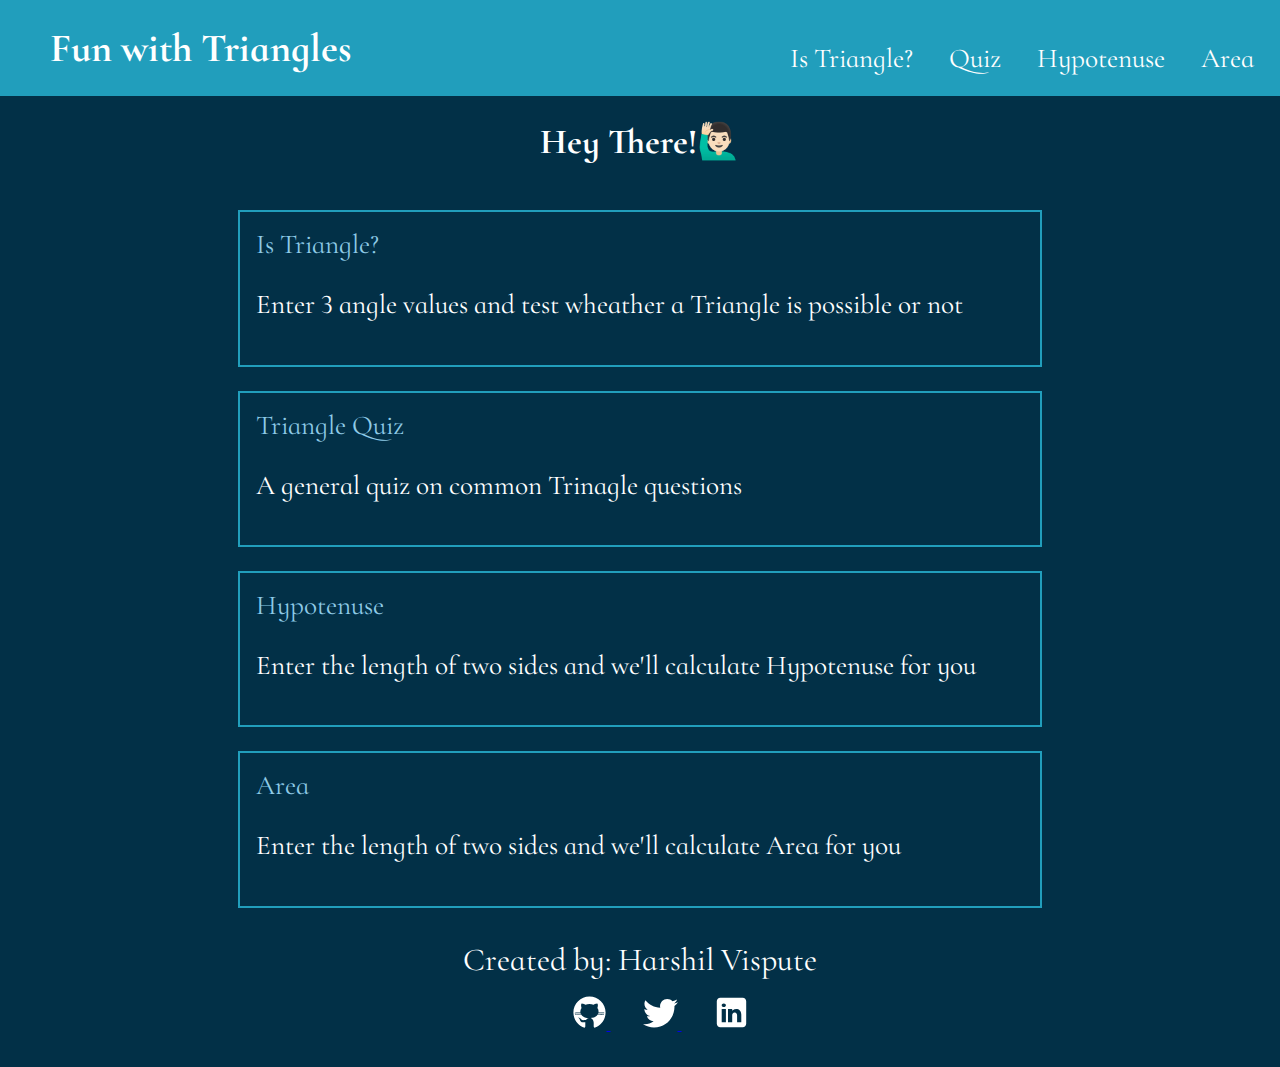
<file: index.html>
<!DOCTYPE html>
<html lang="en">

<head>
    <meta charset="UTF-8">
    <meta name="viewport" content="width=device-width, initial-scale=1.0">
    <title>Index</title>
    <link rel="stylesheet" href="style.css">
    <link rel="shortcut icon" href="img/favicon.png" type="image/x-icon">

</head>

<body>
    <nav>
        <ul class="unorderd">
            <a href="/" class="nav-header border" id="active" > Fun with Triangles</a>
            <a href="/area.html" class="links border">Area</a>
            <a href="/hypotenuse.html" class="links border">Hypotenuse</a>
            <a href="/quiz.html" class="links border">Quiz</a>
            <a href="/istriangle.html" class="links border">Is Triangle?</a>
        </ul>
    </nav>
    <div class="container">
        <h1>Hey There!🙋🏻‍♂️</h1>
        <div class="question-container label  links">
            <a href="/istriangle.html" class="homepage-link">Is Triangle?</a>
            <p>Enter 3 angle values and test wheather a Triangle is possible or not</p>
        </div>

        <div class="question-container label links">
            <a href="/quiz.html" class="homepage-link">Triangle Quiz<a>
                    <p>A general quiz on common Trinagle questions</p>
        </div>
        <div class="question-container label links">
            <a href="/hypotenuse.html" class="homepage-link">Hypotenuse<a>
                    <p>Enter the length of two sides and we'll calculate Hypotenuse for you</p>
        </div>
        <div class="question-container label links">
            <a href="/area.html" class="homepage-link">Area<a>
                    <p>Enter the length of two sides and we'll calculate Area for you</p>
        </div>
    </div>

    <footer>
        <div class="footer-header">Created by: Harshil Vispute</div>
        <ul class="unorderd">
            <li class="li-items">
                <a class="link" href="https://github.com/harshil114"><img src="img/github.svg" alt="">
                </a>
            </li>
            <li class="li-items">
                <a class="link" href="https://twitter.com/harshilvispute"><img src="/img/twitter.svg " alt="">
                </a>
            </li>
            <li class="li-items">
                <a class="link" href="https://www.linkedin.com/in/harshil-vispute-06a47a274/"><img
                        src="img/linkedin.svg" alt="">
                </a>
            </li>
        </ul>
    </footer>
</body>

</html>
</file>
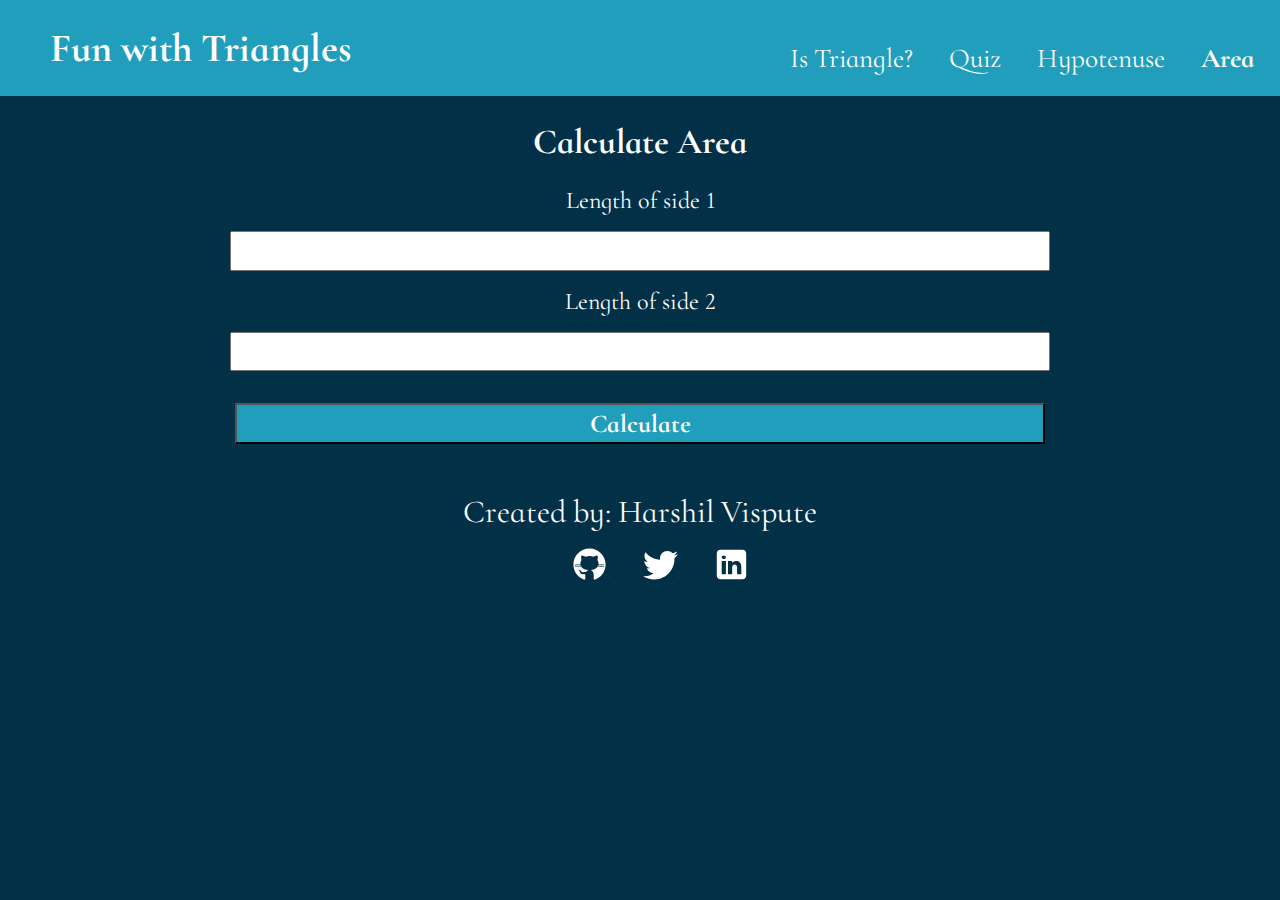
<file: area.html>
<!DOCTYPE html>
<html lang="en">
<head>
    <meta charset="UTF-8">
    <meta name="viewport" content="width=device-width, initial-scale=1.0">
    <title>Area</title>
    <link rel="stylesheet" href="style.css">
    <link rel="shortcut icon" href="img/favicon.png" type="image/x-icon">
</head>
<body>
    <nav>
        <ul class="unorderd">
            <a href="/" class="nav-header border">Fun with Triangles</a>
            <a href="/area.html" class="links border" id="active" >Area</a>
            <a href="/hypotenuse.html" class="links border">Hypotenuse</a>
            <a href="/quiz.html" class="links border">Quiz</a>
            <a href="/istriangle.html" class="links border">Is Triangle?</a>
        </ul>
    </nav>
    <div class="container">
        <h1>Calculate Area</h1>

        <label class="label">Length of side 1</label>
        <input type="number" class="angle-input">

        <label class="label">Length of side 2</label>
        <input type="number" class="angle-input">

        <button id="btn">Calculate</button>
        
        <div id="output"></div>
    </div>
    
    <footer>
        <div class="footer-header">Created by: Harshil Vispute</div>
        <ul class="unorderd">
            <li class="li-items">
                <a class="link" href="https://github.com/harshil114"><img src="img/github.svg" alt="">
                </a>
            </li>
            <li class="li-items">
                <a class="link" href="https://twitter.com/harshilvispute"><img src="/img/twitter.svg " alt="">
                </a>
            </li>
            <li class="li-items">
                <a class="link" href="https://www.linkedin.com/in/harshil-vispute-06a47a274/"><img
                        src="img/linkedin.svg" alt="">
                </a>
            </li>
        </ul>
    </footer>
    <script src="area.js"></script>
    
</body>
</html>
</file>
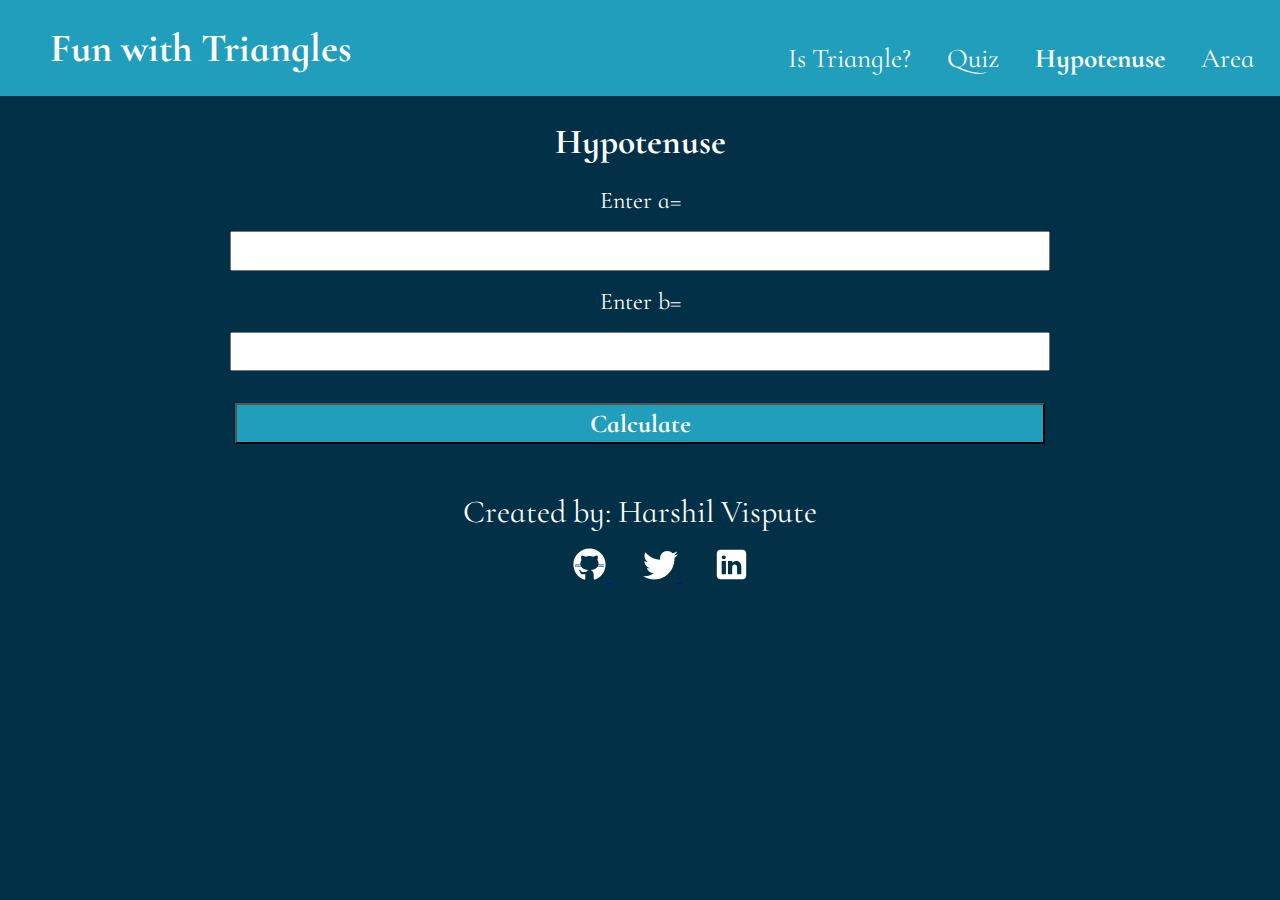
<file: hypotenuse.html>
<!DOCTYPE html>
<html lang="en">

<head>
    <meta charset="UTF-8">
    <meta name="viewport" content="width=device-width, initial-scale=1.0">
    <title>Hypotenuse</title>
    <link rel="stylesheet" href="style.css">
    <link rel="shortcut icon" href="img/favicon.png" type="image/x-icon">

</head>

<body>
    <nav>
        <ul class="unorderd">
            <a href="/" class="nav-header border">Fun with Triangles</a>
            <a href="/area.html" class="links border">Area</a>
            <a href="/hypotenuse.html" class="links border" id="active" >Hypotenuse</a>
            <a href="/quiz.html" class="links border">Quiz</a>
            <a href="/istriangle.html" class="links border">Is Triangle?</a>

        </ul>
    </nav>
    <div class="container">
        <h1>Hypotenuse</h1>

        <label class="label">Enter a=</label>
        <input type="number" class="angle-input">

        <label class="label">Enter b=</label>
        <input type="number" class="angle-input">

        <button id="btn">Calculate</button>

        <div id="output"></div>

    </div>

    <footer>
        <div class="footer-header">Created by: Harshil Vispute</div>
        <ul class="unorderd">
            <li class="li-items">
                <a class="link" href="https://github.com/harshil114"><img src="img/github.svg" alt="">
                </a>
            </li>
            <li class="li-items">
                <a class="link" href="https://twitter.com/harshilvispute"><img src="/img/twitter.svg " alt="">
                </a>
            </li>
            <li class="li-items">
                <a class="link" href="https://www.linkedin.com/in/harshil-vispute-06a47a274/"><img
                        src="img/linkedin.svg" alt="">
                </a>
            </li>
        </ul>
    </footer>
    <script src="hypotenuse.js"></script>


</body>

</html>
</file>
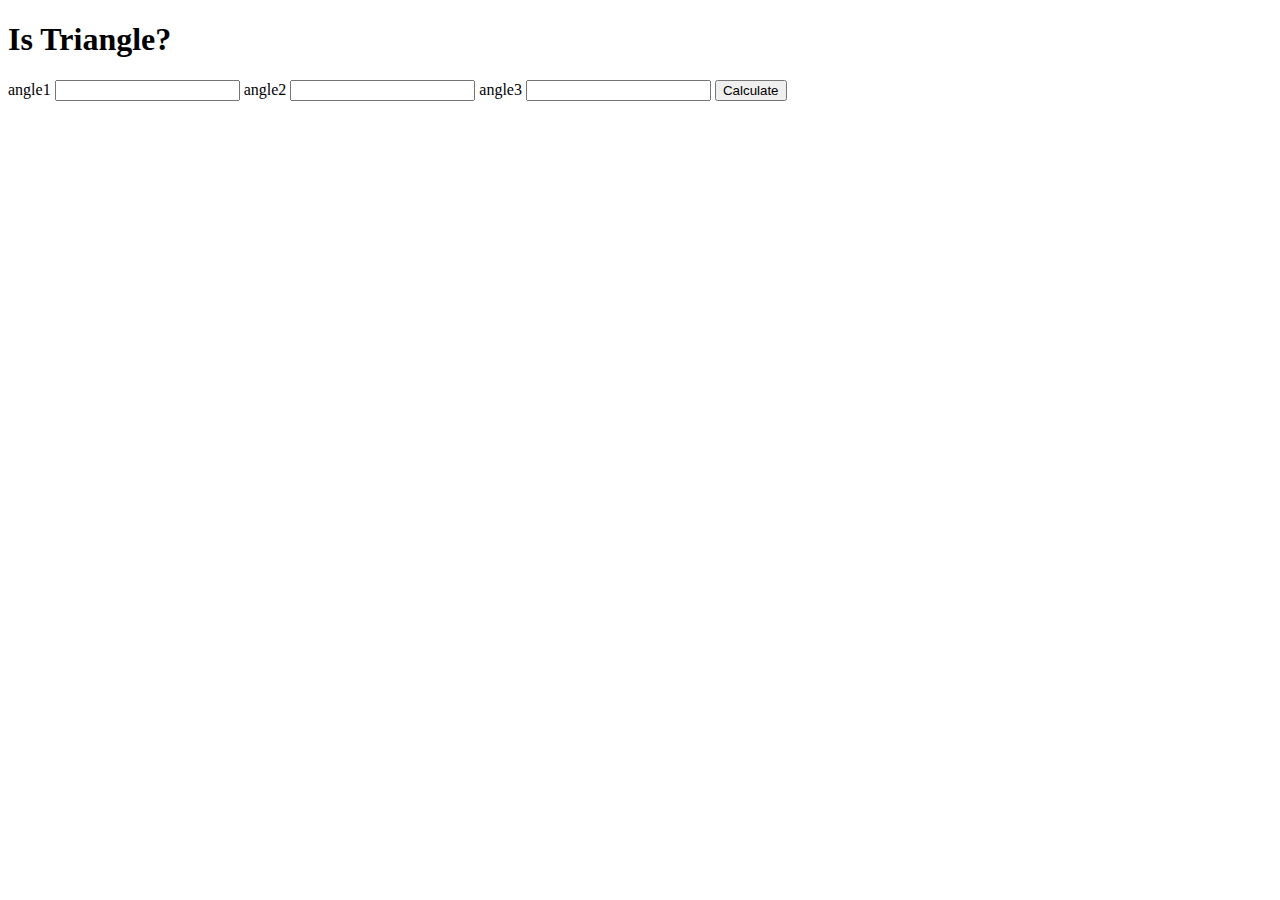
<file: istriangle.html>
<!DOCTYPE html>
<html lang="en">
<head>
    <meta charset="UTF-8">
    <meta name="viewport" content="width=device-width, initial-scale=1.0">
    <title>Is Triangle</title>
</head>
<body>
    <h1>Is Triangle?</h1>

    <label for="angle1">angle1</label>
    <input type="number" class="angle-input">

    <label for="angle2">angle2</label>
    <input type="number" class="angle-input">

    <label for="angle3">angle3</label>
    <input type="number" class="angle-input">

    <button id="btn">Calculate</button>

    <div id="output"></div>
    <script src="istriangle.js"></script>
</body>
</html>
</file>
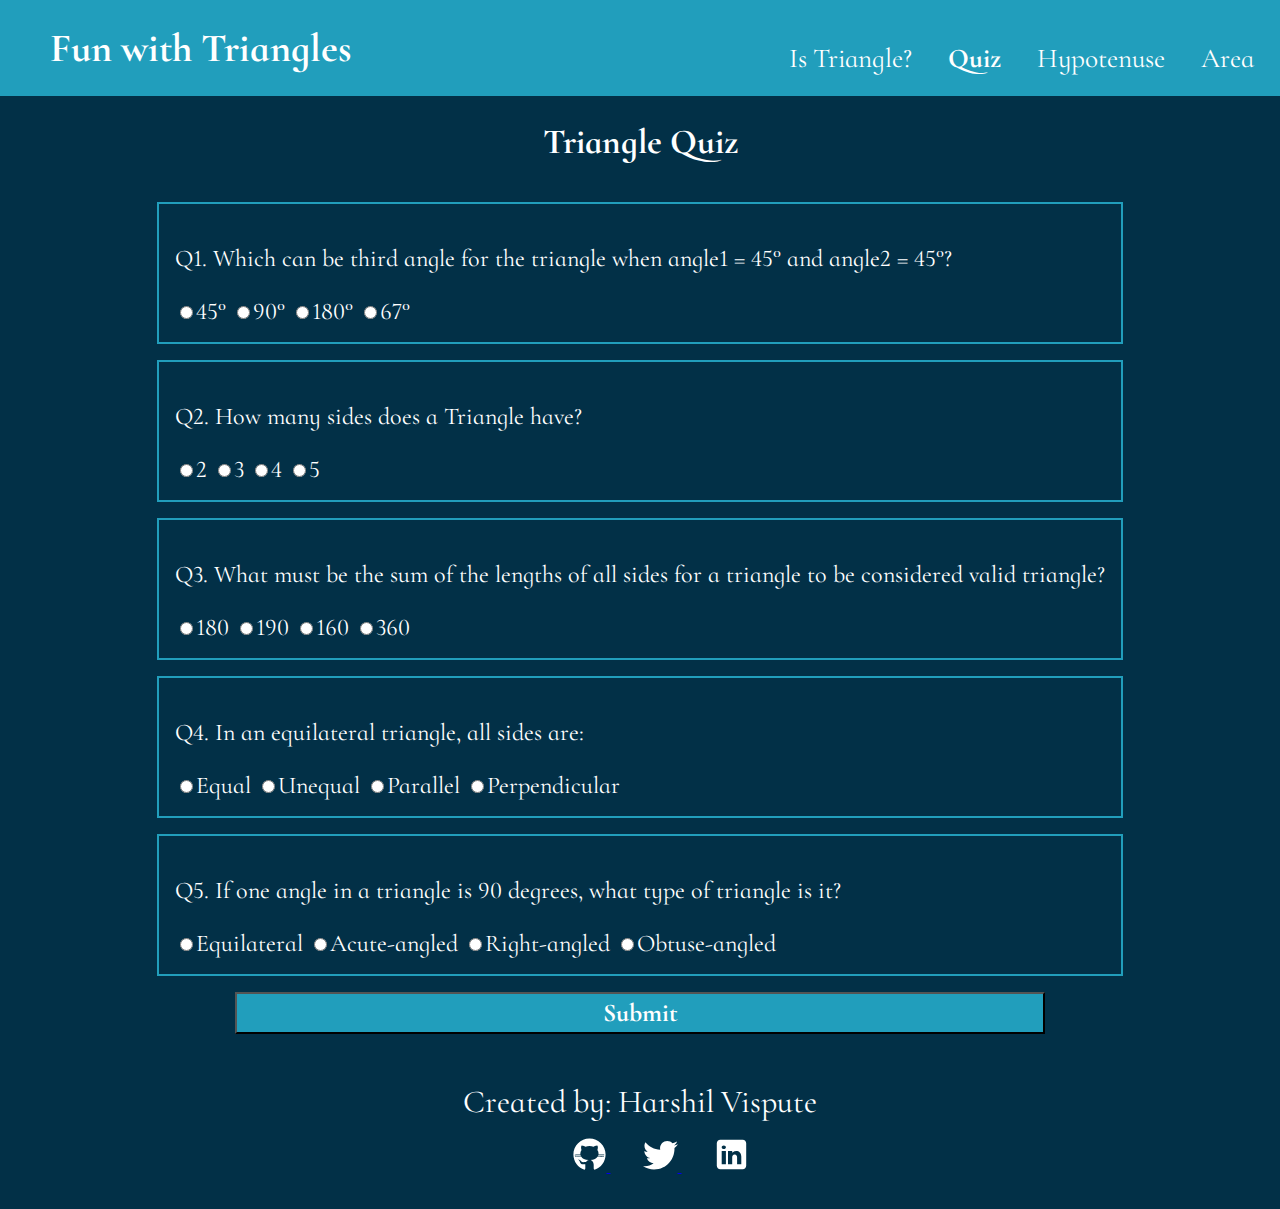
<file: quiz.html>
<!DOCTYPE html>
<html lang="en">

<head>
    <meta charset="UTF-8">
    <meta name="viewport" content="width=device-width, initial-scale=1.0">
    <title>Quiz</title>
    <link rel="stylesheet" href="style.css">
    <link rel="shortcut icon" href="img/favicon.png" type="image/x-icon">

</head>

<body>
    <nav>
        <ul class="unorderd">
            <a href="/" class="nav-header border">Fun with Triangles</a>
            <a href="/area.html" class="links border">Area</a>
            <a href="/hypotenuse.html" class="links border">Hypotenuse</a>
            <a href="/quiz.html" class="links border" id="active" >Quiz</a>
            <a href="/istriangle.html" class="links border">Is Triangle?</a>
        </ul>
    </nav>
    <div class="container">
        <h1>Triangle Quiz</h1>
        <form class="form">
            <div class="quiz">
                <p class="label">Q1. Which can be third angle for the triangle when angle1 = 45° and angle2 = 45°?</p>
                <div class="label">
                    <label><input type="radio" name="question1" value="45">45°</label>
                    <label><input type="radio" name="question1" value="90">90°</label>
                    <label><input type="radio" name="question1" value="180">180°</label>
                    <label><input type="radio" name="question1" value="67">67°</label>
                </div>

            </div>
            <div class="quiz">
                <p class="label">Q2. How many sides does a Triangle have?</p>
                <div class="label">
                    <label><input type="radio" name="question2" value="2">2</label>
                    <label><input type="radio" name="question2" value="3">3</label>
                    <label><input type="radio" name="question2" value="4">4</label>
                    <label><input type="radio" name="question2" value="5">5</label>
                </div>

            </div>
            <div class="quiz">
                <p class="label">Q3. What must be the sum of the lengths of all sides for a triangle to be considered
                    valid triangle?
                </p>
                <div class="label">
                    <label><input type="radio" name="question3" value="180">180</label>
                    <label><input type="radio" name="question3" value="190">190</label>
                    <label><input type="radio" name="question3" value="160">160</label>
                    <label><input type="radio" name="question3" value="360">360</label>
                </div>

            </div>
            <div class="quiz">
                <p class="label">Q4. In an equilateral triangle, all sides are:</p>
                <div class="label">
                    <label><input type="radio" name="question4" value="Equal">Equal</label>
                    <label><input type="radio" name="question4" value="Unequal">Unequal</label>
                    <label><input type="radio" name="question4" value="Parallel">Parallel</label>
                    <label><input type="radio" name="question4" value="Perpendicular">Perpendicular</label>
                </div>

            </div>
            <div class="quiz">
                <p class="label">Q5. If one angle in a triangle is 90 degrees, what type of triangle is it?</p>
                <div class="label">
                    <label><input type="radio" name="question5" value="Equilateral">Equilateral</label>
                    <label><input type="radio" name="question5" value="Acute-angled">Acute-angled</label>
                    <label><input type="radio" name="question5" value="Right-angled">Right-angled</label>
                    <label><input type="radio" name="question5" value="Obtuse-angled">Obtuse-angled</label>
                </div>

            </div>
        </form>
        <button id="btn">Submit</button>
        <div id="output"></div>
    </div>

    <footer>
        <div class="footer-header">Created by: Harshil Vispute</div>
        <ul class="unorderd">
            <li class="li-items">
                <a class="link" href="https://github.com/harshil114"><img src="img/github.svg" alt="">
                </a>
            </li>
            <li class="li-items">
                <a class="link" href="https://twitter.com/harshilvispute"><img src="/img/twitter.svg " alt="">
                </a>
            </li>
            <li class="li-items">
                <a class="link" href="https://www.linkedin.com/in/harshil-vispute-06a47a274/"><img
                        src="img/linkedin.svg" alt="">
                </a>
            </li>
        </ul>
    </footer>
    <script src="quiz.js"></script>
</body>

</html>
</file>
<file: style.css>
@import url('https://fonts.googleapis.com/css2?family=Cormorant+Infant:wght@500;600;700&family=Exo+2:wght@500;600;700&family=Roboto+Mono:wght@500;700&display=swap');

:root {
    --background: #023047;
    --primary: #219ebc;
    --font: white;
    --links:#8ecae6;
}

body {
    background-color: var(--background);
    color: var(--font);
    margin: 0;
    font-family: 'Cormorant Infant', serif;
}

nav {
    background-color: var(--primary);
    padding: 0.5rem;
}

h1 {
    font-size: 2.2rem;
}

.container {
    display: flex;
    justify-content: center;
    align-items: center;
    flex-direction: column;
}

.question-container {
    border: 2px solid var(--primary);
    margin-top: 1.5rem;
    padding: 0.5rem;
    width: 60%;
}

.label {
    text-align: left;
    font-size: 1.5rem;
}
#active{
    font-weight: bolder;
    /* font-size: 9rem; */
}

.angle-input,
#btn {
    display: block;
    width: 90vh;
    padding: 0.2rem;
    margin: 1rem;
    font-size: 1.5rem;
    font-family: 'Cormorant Infant', serif;

}
.quiz{
    border: 2px solid var(--primary);
    margin-top: 1rem;
    padding:1rem;
}

.border{
    border: 2px solid transparent;
}
.border:hover{
    border: 2.9px solid var(--font);
}
#btn {
    background-color: var(--primary);
    color: var(--font);
    font-weight: bold;
    font-size: 1.6rem;
}

#output {
    font-size: 2rem;
}
.nav-header{
   text-decoration-line: none;
   color: var(--font);
   font-size: 2.5rem;
   font-weight: bold;  
}
.mainbody{
    padding: 1rem;
}
.links{
    text-decoration-line:none ;
    float: right;
    color: var(--font);
    font-size: 1.7rem;
    padding: 1rem;
}
.homepage-link{
    text-decoration-line: none;
    color: var(--links);
    text-align: center;
}
.link-header{
    text-align: center;
}
footer{
    margin: 2rem;
    text-align: center;        
}
.footer-header{
    font-size: 2rem;   
}
.li-items{
    display: inline;
    padding: 1rem;
    
}
</file>
